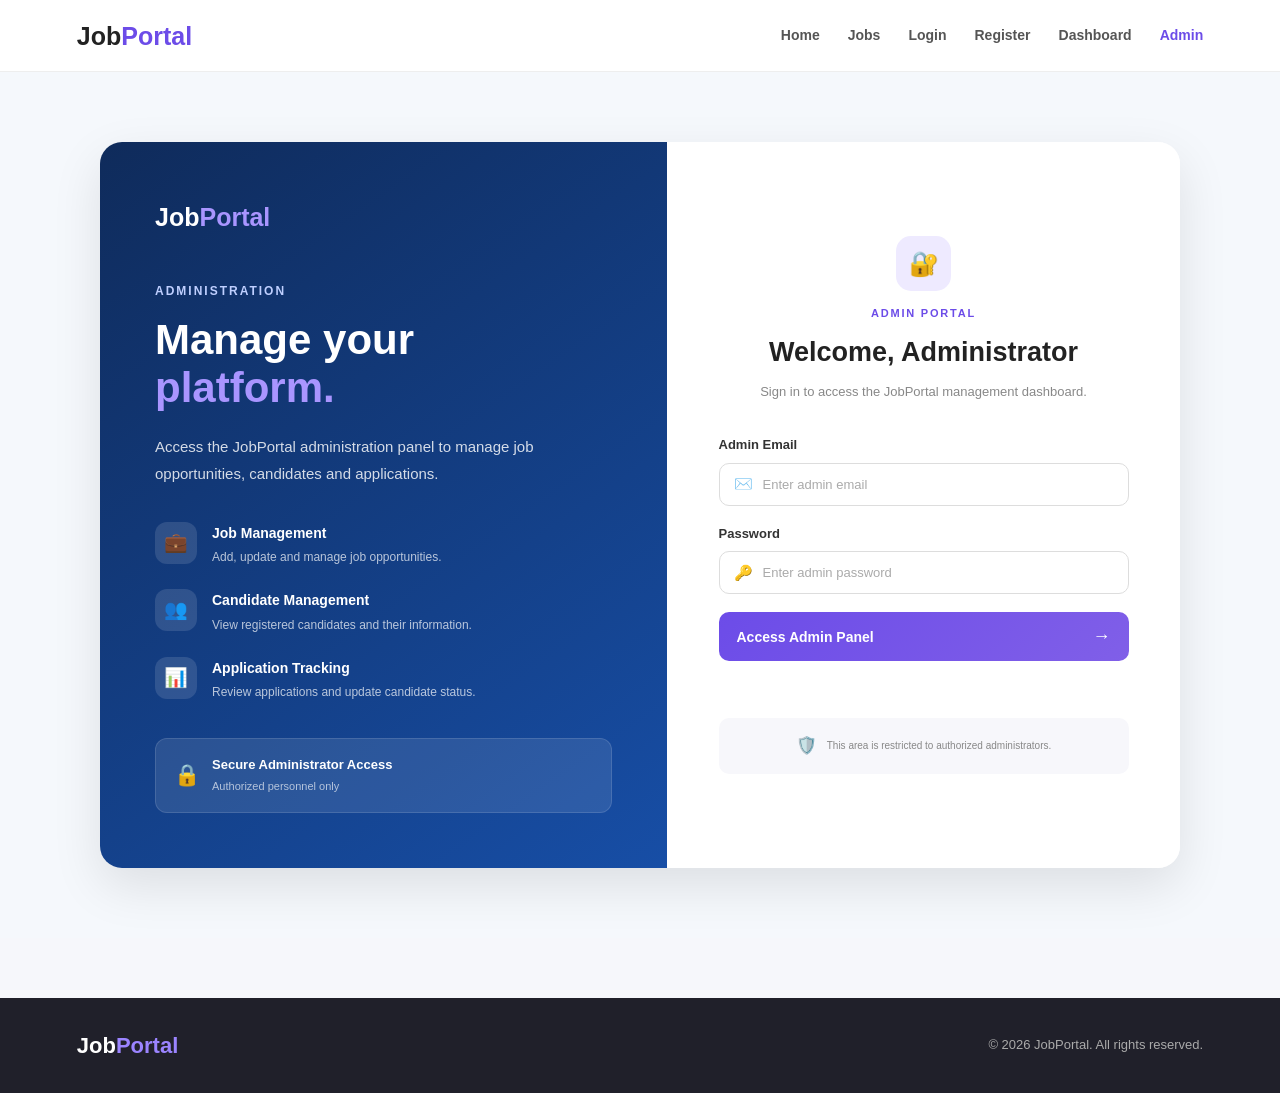
<file: src/main/resources/static/admin.html>
<!DOCTYPE html>
<html lang="en">

<head>
    <meta charset="UTF-8">
    <meta name="viewport" content="width=device-width, initial-scale=1.0">

    <title>Admin Login | JobPortal</title>

    <link rel="stylesheet" href="style.css">
</head>

<body>

    <!-- ================= NAVBAR ================= -->

    <nav class="navbar">

        <div class="logo">
            Job<span>Portal</span>
        </div>

        <div class="nav-links">

            <a href="index.html">Home</a>

            <a href="jobs.html">Jobs</a>

            <a href="login.html">Login</a>

            <a href="register.html">Register</a>

            <a href="dashboard.html">Dashboard</a>

            <a href="admin.html" class="active">Admin</a>

        </div>

    </nav>


    <!-- ================= ADMIN PAGE ================= -->

    <main class="admin-page">

        <div class="admin-container">


            <!-- ================= LEFT SIDE ================= -->

            <section class="admin-info">

                <div class="admin-brand">
                    Job<span>Portal</span>
                </div>

                <span class="admin-label">
                    ADMINISTRATION
                </span>

                <h1>
                    Manage your
                    <span>platform.</span>
                </h1>

                <p>
                    Access the JobPortal administration panel
                    to manage job opportunities, candidates
                    and applications.
                </p>


                <!-- ADMIN FEATURES -->

                <div class="admin-features">

                    <div class="admin-feature">

                        <div class="admin-feature-icon">
                            💼
                        </div>

                        <div>

                            <strong>
                                Job Management
                            </strong>

                            <span>
                                Add, update and manage
                                job opportunities.
                            </span>

                        </div>

                    </div>


                    <div class="admin-feature">

                        <div class="admin-feature-icon">
                            👥
                        </div>

                        <div>

                            <strong>
                                Candidate Management
                            </strong>

                            <span>
                                View registered candidates
                                and their information.
                            </span>

                        </div>

                    </div>


                    <div class="admin-feature">

                        <div class="admin-feature-icon">
                            📊
                        </div>

                        <div>

                            <strong>
                                Application Tracking
                            </strong>

                            <span>
                                Review applications and
                                update candidate status.
                            </span>

                        </div>

                    </div>

                </div>


                <!-- SECURITY BOX -->

                <div class="admin-security">

                    <span>
                        🔒
                    </span>

                    <div>

                        <strong>
                            Secure Administrator Access
                        </strong>

                        <p>
                            Authorized personnel only
                        </p>

                    </div>

                </div>

            </section>


            <!-- ================= RIGHT SIDE ================= -->

            <section class="admin-form-section">

                <div class="admin-form-card">


                    <!-- HEADER -->

                    <div class="admin-form-header">

                        <div class="admin-login-icon">
                            🔐
                        </div>

                        <span class="admin-small-label">
                            ADMIN PORTAL
                        </span>

                        <h2>
                            Welcome, Administrator
                        </h2>

                        <p>
                            Sign in to access the
                            JobPortal management dashboard.
                        </p>

                    </div>


                    <!-- LOGIN FORM -->

                    <form id="adminLoginForm">


                        <!-- EMAIL -->

                        <div class="form-group">

                            <label for="adminEmail">
                                Admin Email
                            </label>

                            <div class="input-with-icon">

                                <span>
                                    ✉️
                                </span>

                                <input
                                    type="email"
                                    id="adminEmail"
                                    placeholder="Enter admin email"
                                    required
                                >

                            </div>

                        </div>


                        <!-- PASSWORD -->

                        <div class="form-group">

                            <label for="adminPassword">
                                Password
                            </label>

                            <div class="input-with-icon">

                                <span>
                                    🔑
                                </span>

                                <input
                                    type="password"
                                    id="adminPassword"
                                    placeholder="Enter admin password"
                                    required
                                >

                            </div>

                        </div>


                        <!-- LOGIN BUTTON -->

                        <button
                            type="submit"
                            class="admin-login-button"
                        >

                            Access Admin Panel

                            <span>
                                →
                            </span>

                        </button>


                        <!-- MESSAGE -->

                        <p
                            id="adminLoginMessage"
                            class="auth-message"
                        ></p>

                    </form>


                    <!-- SECURITY NOTICE -->

                    <div class="admin-login-footer">

                        <span>
                            🛡️
                        </span>

                        <p>
                            This area is restricted to
                            authorized administrators.
                        </p>

                    </div>

                </div>

            </section>

        </div>

    </main>


    <!-- ================= FOOTER ================= -->

    <footer class="simple-footer">

        <div class="simple-footer-inner">

            <div class="footer-logo">
                Job<span>Portal</span>
            </div>

            <p>
                © 2026 JobPortal. All rights reserved.
            </p>

        </div>

    </footer>


    <script src="script.js"></script>

</body>

</html>
</file>
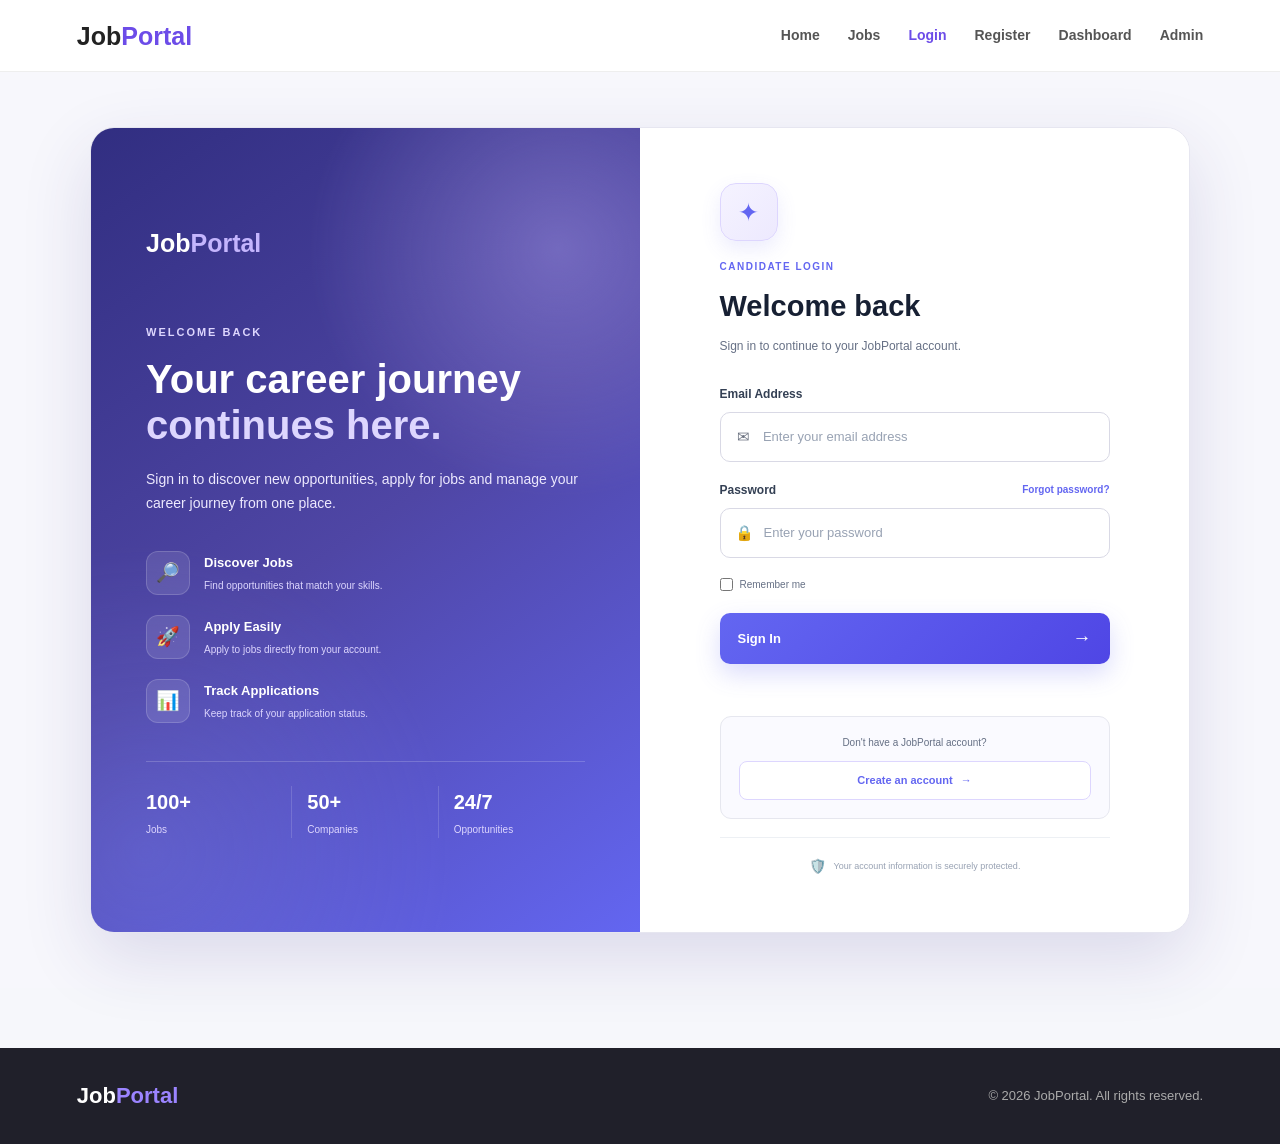
<file: src/main/resources/static/dashboard.html>
<!DOCTYPE html>
<html lang="en">

<head>

    <meta charset="UTF-8">

    <meta name="viewport" content="width=device-width, initial-scale=1.0">

    <title>Dashboard | JobPortal</title>

    <link rel="stylesheet" href="style.css">

</head>

<body>


    <!-- ================= NAVBAR ================= -->

    <nav class="navbar">

        <div class="logo">
            Job<span>Portal</span>
        </div>

        <div class="nav-links">

            <a href="index.html">
                Home
            </a>

            <a href="jobs.html">
                Jobs
            </a>

            <a href="login.html">
                Login
            </a>

            <a href="register.html">
                Register
            </a>

            <a href="dashboard.html" class="active">
                Dashboard
            </a>

            <a href="admin.html">
                Admin
            </a>

        </div>

    </nav>


    <!-- ================= DASHBOARD HEADER ================= -->

    <section class="dashboard-header">

        <div class="dashboard-header-content">

            <span class="section-label">
                MY ACCOUNT
            </span>

            <h1>
                Welcome to Your Dashboard
            </h1>

            <p>
                Manage your profile, applications and saved jobs
                from one place.
            </p>

        </div>

    </section>


    <!-- ================= DASHBOARD ================= -->

    <main class="dashboard-main">


        <!-- PROFILE CARD -->

        <section class="dashboard-card profile-card">

            <div class="dashboard-card-header">

                <div class="dashboard-icon">
                    👤
                </div>

                <div>

                    <h2>
                        My Profile
                    </h2>

                    <p>
                        Your account information
                    </p>

                </div>

            </div>


            <div class="profile-details">

                <div class="profile-item">

                    <span>
                        Name
                    </span>

                    <strong id="dashboardName">
                        Guest User
                    </strong>

                </div>


                <div class="profile-item">

                    <span>
                        Email
                    </span>

                    <strong id="dashboardEmail">
                        Not logged in
                    </strong>

                </div>

            </div>


            <button
                type="button"
                class="dashboard-button"
                id="logoutButton"
            >
                Logout
            </button>

        </section>


        <!-- APPLICATIONS CARD -->

        <section class="dashboard-card">

            <div class="dashboard-card-header">

                <div class="dashboard-icon">
                    📋
                </div>

                <div>

                    <h2>
                        My Applications
                    </h2>

                    <p>
                        Track your job applications
                    </p>

                </div>

            </div>


            <div id="myApplications">

                <p class="dashboard-empty">
                    Login and apply for jobs to see your applications here.
                </p>

            </div>

        </section>


        <!-- SAVED JOBS CARD -->

        <section class="dashboard-card">

            <div class="dashboard-card-header">

                <div class="dashboard-icon">
                    ⭐
                </div>

                <div>

                    <h2>
                        Saved Jobs
                    </h2>

                    <p>
                        Jobs you saved for later
                    </p>

                </div>

            </div>


            <div id="savedJobs">

                <p class="dashboard-empty">
                    Your saved jobs will appear here.
                </p>

            </div>

        </section>


        <!-- QUICK ACTIONS -->

        <section class="dashboard-card quick-actions">

            <div class="dashboard-card-header">

                <div class="dashboard-icon">
                    🚀
                </div>

                <div>

                    <h2>
                        Quick Actions
                    </h2>

                    <p>
                        Continue your job search
                    </p>

                </div>

            </div>


            <div class="quick-action-buttons">

                <a
                    href="jobs.html"
                    class="dashboard-action"
                >
                    🔍 Browse Jobs
                </a>


                <a
                    href="register.html"
                    class="dashboard-action"
                >
                    👤 Update Profile
                </a>

            </div>

        </section>


    </main>


    <!-- ================= FOOTER ================= -->

    <footer class="simple-footer">

        <div class="simple-footer-inner">

            <div class="footer-logo">
                Job<span>Portal</span>
            </div>

            <p>
                © 2026 JobPortal. All rights reserved.
            </p>

        </div>

    </footer>


    <!-- ================= JAVASCRIPT ================= -->

    <script src="script.js"></script>

</body>

</html>
</file>
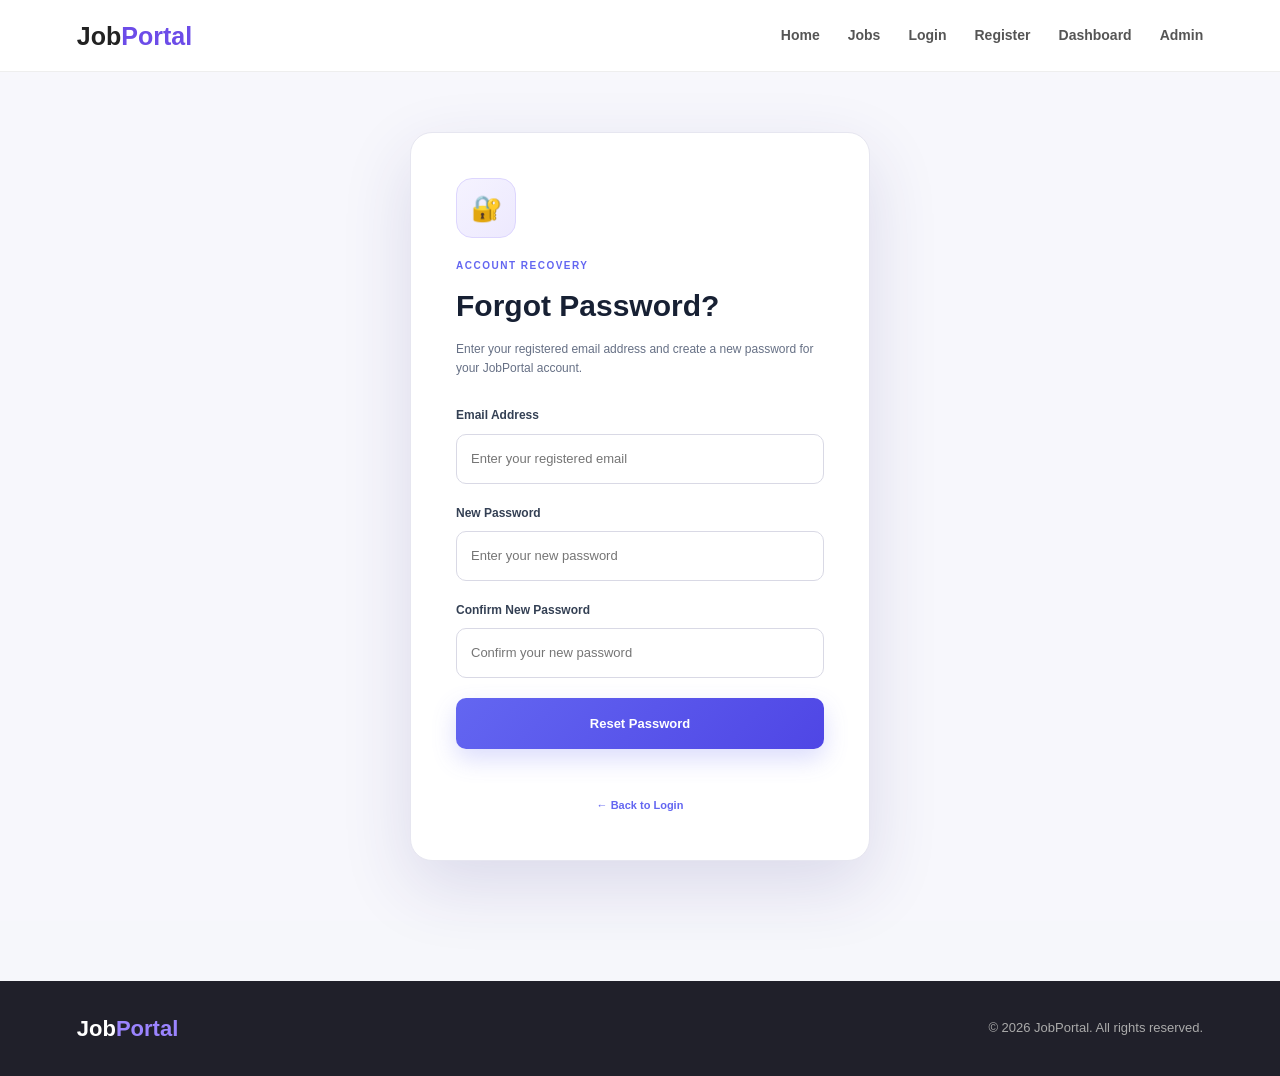
<file: src/main/resources/static/forgot-password.html>
<!DOCTYPE html>
<html lang="en">

<head>

    <meta charset="UTF-8">
    <meta name="viewport" content="width=device-width, initial-scale=1.0">

    <title>Forgot Password | JobPortal</title>

    <link rel="stylesheet" href="style.css">

    <style>

        .forgot-page {

            min-height: calc(100vh - 72px);

            padding: 60px 7%;

            display: flex;

            align-items: center;

            justify-content: center;

            background: #f7f7fc;

            box-sizing: border-box;

        }


        .forgot-card {

            width: 100%;

            max-width: 460px;

            padding: 45px;

            background: white;

            border: 1px solid #e6e6f0;

            border-radius: 22px;

            box-shadow:
                0 25px 70px rgba(49, 46, 129, 0.14);

            box-sizing: border-box;

        }


        .forgot-icon {

            width: 60px;

            height: 60px;

            margin-bottom: 20px;

            display: flex;

            align-items: center;

            justify-content: center;

            border-radius: 16px;

            background: linear-gradient(
                135deg,
                #f5f3ff,
                #ede9fe
            );

            border: 1px solid #ddd6fe;

            color: #6366f1;

            font-size: 25px;

        }


        .forgot-label {

            display: block;

            margin-bottom: 8px;

            color: #6366f1;

            font-size: 10px;

            font-weight: 800;

            letter-spacing: 1.5px;

        }


        .forgot-card h1 {

            margin: 0 0 10px;

            color: #172033;

            font-size: 30px;

        }


        .forgot-card > p {

            margin: 0 0 28px;

            color: #667085;

            font-size: 12px;

            line-height: 1.6;

        }


        .forgot-form-group {

            margin-bottom: 20px;

        }


        .forgot-form-group label {

            display: block;

            margin-bottom: 8px;

            color: #344054;

            font-size: 12px;

            font-weight: 700;

        }


        .forgot-input {

            width: 100%;

            height: 50px;

            padding: 0 14px;

            border: 1px solid #d9d9e5;

            border-radius: 10px;

            outline: none;

            box-sizing: border-box;

            color: #172033;

            font-size: 13px;

        }


        .forgot-input:focus {

            border-color: #6366f1;

            box-shadow:
                0 0 0 4px rgba(99,102,241,0.09);

        }


        .forgot-button {

            width: 100%;

            height: 51px;

            border: none;

            border-radius: 10px;

            background: linear-gradient(
                135deg,
                #6366f1,
                #4f46e5
            );

            color: white;

            font-size: 13px;

            font-weight: 700;

            cursor: pointer;

            box-shadow:
                0 10px 24px rgba(99,102,241,0.23);

        }


        .forgot-button:hover {

            transform: translateY(-2px);

        }


        .forgot-message {

            min-height: 20px;

            margin: 15px 0;

            text-align: center;

            font-size: 11px;

        }


        .back-login {

            display: block;

            margin-top: 20px;

            text-align: center;

            color: #6366f1;

            font-size: 11px;

            font-weight: 700;

            text-decoration: none;

        }


        .back-login:hover {

            color: #4f46e5;

        }


        @media (max-width: 600px) {

            .forgot-page {

                padding: 30px 5%;

            }

            .forgot-card {

                padding: 30px 22px;

            }

        }

    </style>

</head>


<body>


    <!-- NAVBAR -->

    <nav class="navbar">

        <div class="logo">

            Job<span>Portal</span>

        </div>


        <div class="nav-links">

            <a href="index.html">
                Home
            </a>

            <a href="jobs.html">
                Jobs
            </a>

            <a href="login.html">
                Login
            </a>

            <a href="register.html">
                Register
            </a>

            <a href="dashboard.html">
                Dashboard
            </a>

            <a href="admin.html">
                Admin
            </a>

        </div>

    </nav>


    <!-- FORGOT PASSWORD -->

    <main class="forgot-page">

        <div class="forgot-card">


            <div class="forgot-icon">

                🔐

            </div>


            <span class="forgot-label">

                ACCOUNT RECOVERY

            </span>


            <h1>

                Forgot Password?

            </h1>


            <p>

                Enter your registered email address
                and create a new password for your
                JobPortal account.

            </p>


            <form id="forgotPasswordForm">


                <div class="forgot-form-group">

                    <label for="forgotEmail">

                        Email Address

                    </label>


                    <input

                        type="email"

                        id="forgotEmail"

                        class="forgot-input"

                        placeholder="Enter your registered email"

                        required

                    >

                </div>


                <div class="forgot-form-group">

                    <label for="newPassword">

                        New Password

                    </label>


                    <input

                        type="password"

                        id="newPassword"

                        class="forgot-input"

                        placeholder="Enter your new password"

                        minlength="6"

                        required

                    >

                </div>


                <div class="forgot-form-group">

                    <label for="confirmPassword">

                        Confirm New Password

                    </label>


                    <input

                        type="password"

                        id="confirmPassword"

                        class="forgot-input"

                        placeholder="Confirm your new password"

                        minlength="6"

                        required

                    >

                </div>


                <button

                    type="submit"

                    class="forgot-button"

                >

                    Reset Password

                </button>


            </form>


            <p

                id="forgotPasswordMessage"

                class="forgot-message"

            ></p>


            <a

                href="login.html"

                class="back-login"

            >

                ← Back to Login

            </a>


        </div>

    </main>


    <!-- FOOTER -->

    <footer class="simple-footer">

        <div class="simple-footer-inner">

            <div class="footer-logo">

                Job<span>Portal</span>

            </div>


            <p>

                © 2026 JobPortal. All rights reserved.

            </p>

        </div>

    </footer>


    <script src="script.js"></script>

</body>

</html>
</file>
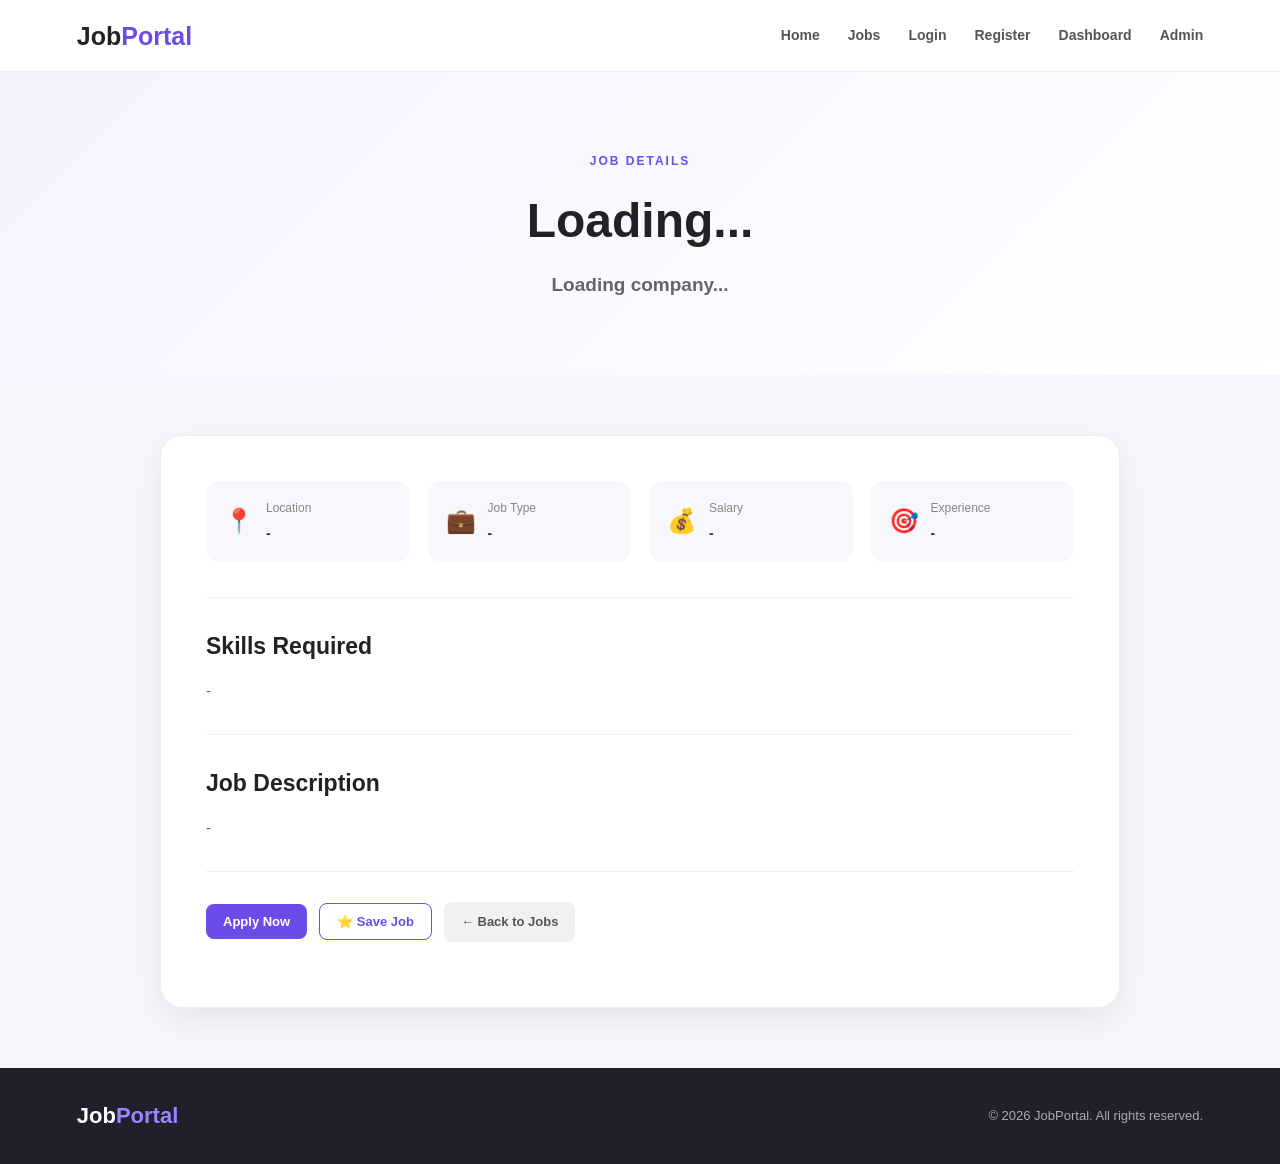
<file: src/main/resources/static/job-details.html>
<!DOCTYPE html>
<html lang="en">

<head>

    <meta charset="UTF-8">

    <meta name="viewport" content="width=device-width, initial-scale=1.0">

    <title>Job Details | JobPortal</title>

    <link rel="stylesheet" href="style.css">

</head>

<body>


    <!-- ================= NAVBAR ================= -->

    <nav class="navbar">

        <div class="logo">
            Job<span>Portal</span>
        </div>

        <div class="nav-links">

            <a href="index.html">
                Home
            </a>

            <a href="jobs.html">
                Jobs
            </a>

            <a href="login.html">
                Login
            </a>

            <a href="register.html">
                Register
            </a>

            <a href="dashboard.html">
                Dashboard
            </a>

            <a href="admin.html">
                Admin
            </a>

        </div>

    </nav>


    <!-- ================= JOB DETAILS HEADER ================= -->

    <section class="job-details-header">

        <div class="job-details-header-content">

            <span class="section-label">
                JOB DETAILS
            </span>

            <h1 id="detailJobTitle">
                Loading...
            </h1>

            <p id="detailCompany">
                Loading company...
            </p>

        </div>

    </section>


    <!-- ================= JOB DETAILS ================= -->

    <main class="job-details-main">


        <section class="job-details-card">


            <!-- JOB INFORMATION -->

            <div class="job-detail-info">

                <div class="job-detail-item">

                    <span class="detail-icon">
                        📍
                    </span>

                    <div>

                        <small>
                            Location
                        </small>

                        <strong id="detailLocation">
                            -
                        </strong>

                    </div>

                </div>


                <div class="job-detail-item">

                    <span class="detail-icon">
                        💼
                    </span>

                    <div>

                        <small>
                            Job Type
                        </small>

                        <strong id="detailJobType">
                            -
                        </strong>

                    </div>

                </div>


                <div class="job-detail-item">

                    <span class="detail-icon">
                        💰
                    </span>

                    <div>

                        <small>
                            Salary
                        </small>

                        <strong id="detailSalary">
                            -
                        </strong>

                    </div>

                </div>


                <div class="job-detail-item">

                    <span class="detail-icon">
                        🎯
                    </span>

                    <div>

                        <small>
                            Experience
                        </small>

                        <strong id="detailExperience">
                            -
                        </strong>

                    </div>

                </div>

            </div>


            <!-- SKILLS -->

            <div class="job-detail-section">

                <h2>
                    Skills Required
                </h2>

                <p id="detailSkills">
                    -
                </p>

            </div>


            <!-- DESCRIPTION -->

            <div class="job-detail-section">

                <h2>
                    Job Description
                </h2>

                <p id="detailDescription">
                    -
                </p>

            </div>


            <!-- ACTION BUTTONS -->

            <div class="job-detail-actions">

                <button
                    type="button"
                    id="detailApplyButton"
                    class="apply-job-button"
                >
                    Apply Now
                </button>


                <button
                    type="button"
                    id="detailSaveButton"
                    class="save-job-button"
                >
                    ⭐ Save Job
                </button>


                <a
                    href="jobs.html"
                    class="back-jobs-button"
                >
                    ← Back to Jobs
                </a>

            </div>


            <p
                id="detailMessage"
                class="detail-message"
            ></p>


        </section>

    </main>


    <!-- ================= FOOTER ================= -->

    <footer class="simple-footer">

        <div class="simple-footer-inner">

            <div class="footer-logo">
                Job<span>Portal</span>
            </div>

            <p>
                © 2026 JobPortal. All rights reserved.
            </p>

        </div>

    </footer>


    <!-- ================= JAVASCRIPT ================= -->

    <script src="script.js"></script>

</body>

</html>
</file>
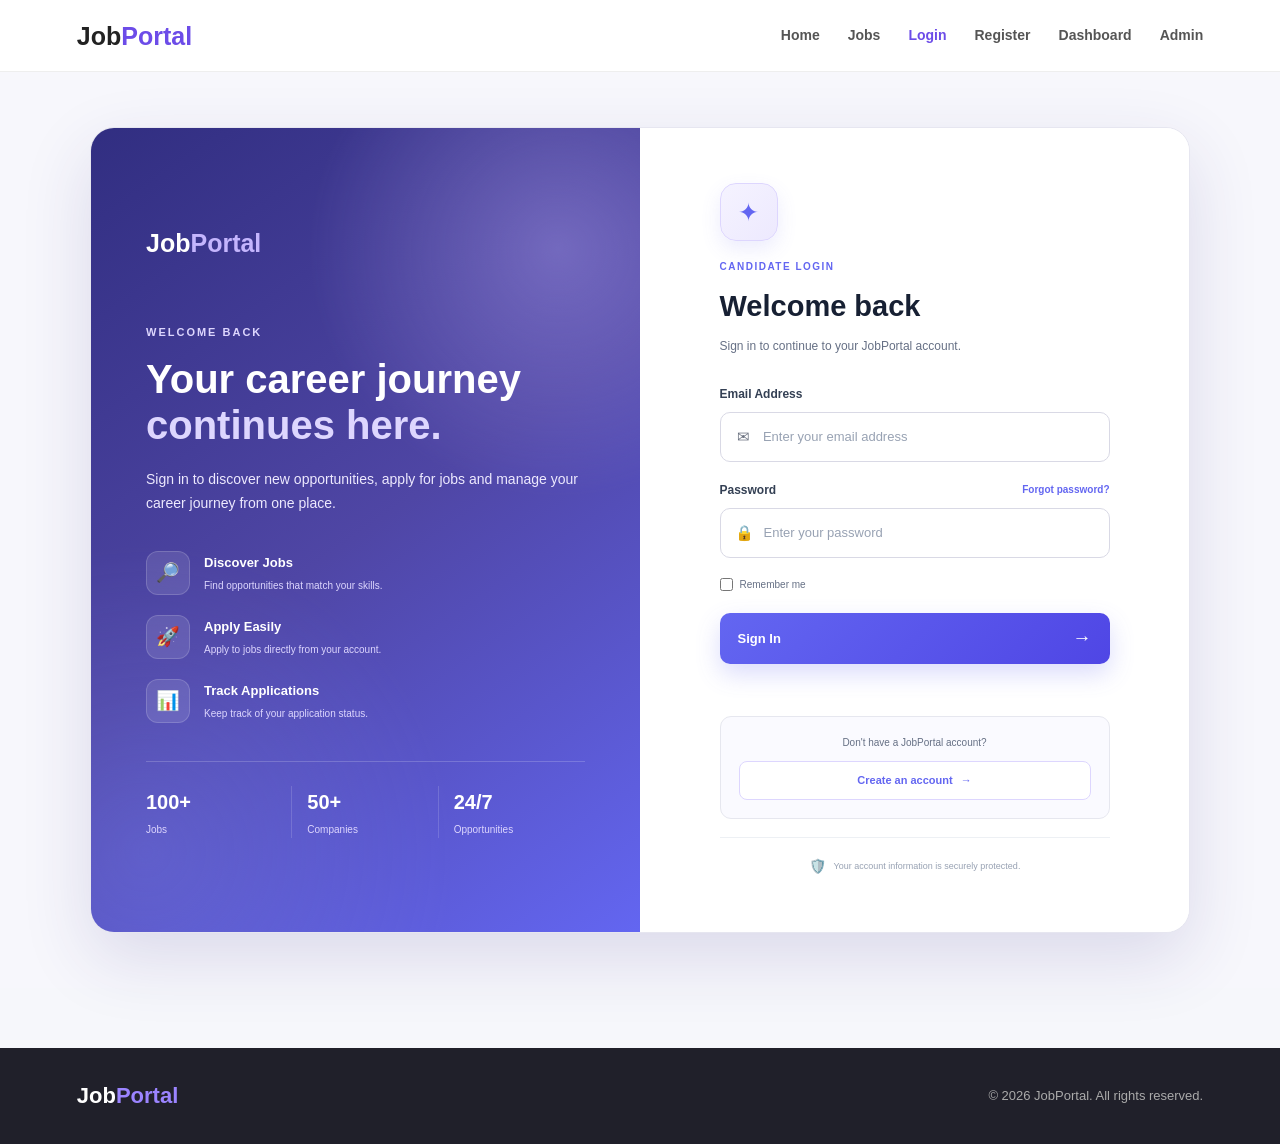
<file: src/main/resources/static/login.html>
<!DOCTYPE html>
<html lang="en">

<head>

    <meta charset="UTF-8">
    <meta name="viewport" content="width=device-width, initial-scale=1.0">

    <title>Sign In | JobPortal</title>

    <link rel="stylesheet" href="style.css">

    <style>

        /* =================================================
           LOGIN PAGE
           ================================================= */

        .login-page {
            min-height: calc(100vh - 72px);
            padding: 55px 7%;
            display: flex;
            align-items: center;
            background: #f7f7fc;
            box-sizing: border-box;
        }

        .login-container {
            width: 100%;
            max-width: 1100px;
            min-height: 600px;
            margin: auto;

            display: grid;
            grid-template-columns: 1fr 1fr;

            overflow: hidden;

            background: #ffffff;

            border-radius: 24px;

            border: 1px solid #e6e6f0;

            box-shadow:
                0 25px 70px rgba(49, 46, 129, 0.14);
        }


        /* =================================================
           LEFT SIDE
           ================================================= */

        .login-left {
            position: relative;

            padding: 55px;

            display: flex;
            align-items: center;

            background:
                radial-gradient(
                    circle at 85% 15%,
                    rgba(196, 181, 253, 0.35),
                    transparent 30%
                ),

                radial-gradient(
                    circle at 10% 90%,
                    rgba(129, 140, 248, 0.25),
                    transparent 35%
                ),

                linear-gradient(
                    145deg,
                    #312e81,
                    #4f46a5,
                    #6366f1
                );

            color: white;
        }

        .login-left-content {
            width: 100%;
        }


        /* BRAND */

        .login-brand {
            margin-bottom: 55px;

            font-size: 25px;
            font-weight: 800;

            color: white;
        }

        .login-brand span {
            color: #c4b5fd;
        }


        /* LABEL */

        .login-label {
            display: inline-block;

            margin-bottom: 15px;

            color: #ddd6fe;

            font-size: 11px;
            font-weight: 800;

            letter-spacing: 2px;
        }


        /* HEADING */

        .login-left h1 {
            max-width: 480px;

            margin: 0 0 20px;

            color: white;

            font-size: 40px;
            line-height: 1.15;
        }

        .login-left h1 span {
            display: block;

            color: #ddd6fe;
        }


        /* DESCRIPTION */

        .login-left-content > p {
            max-width: 470px;

            margin: 0;

            color: #ede9fe;

            font-size: 14px;

            line-height: 1.7;
        }


        /* =================================================
           BENEFITS
           ================================================= */

        .login-benefits {
            margin-top: 35px;

            display: flex;
            flex-direction: column;

            gap: 20px;
        }

        .login-benefit {
            display: flex;
            align-items: center;

            gap: 14px;
        }

        .login-benefit-icon {
            width: 44px;
            height: 44px;

            flex-shrink: 0;

            display: flex;
            align-items: center;
            justify-content: center;

            border-radius: 12px;

            background: rgba(255,255,255,0.11);

            border: 1px solid rgba(255,255,255,0.16);

            font-size: 19px;
        }

        .login-benefit strong {
            display: block;

            margin-bottom: 4px;

            color: white;

            font-size: 13px;
        }

        .login-benefit span {
            display: block;

            color: #ddd6fe;

            font-size: 10px;

            line-height: 1.5;
        }


        /* =================================================
           STATS
           ================================================= */

        .login-stats {
            max-width: 470px;

            margin-top: 38px;

            padding-top: 24px;

            display: grid;

            grid-template-columns:
                repeat(3, 1fr);

            border-top:
                1px solid rgba(255,255,255,0.18);
        }

        .login-stats div {
            padding-left: 15px;

            border-right:
                1px solid rgba(255,255,255,0.15);
        }

        .login-stats div:first-child {
            padding-left: 0;
        }

        .login-stats div:last-child {
            border-right: none;
        }

        .login-stats strong {
            display: block;

            color: white;

            font-size: 20px;
        }

        .login-stats span {
            display: block;

            margin-top: 4px;

            color: #ddd6fe;

            font-size: 10px;
        }


        /* =================================================
           RIGHT SIDE
           ================================================= */

        .login-right {
            padding: 55px;

            display: flex;

            align-items: center;
            justify-content: center;

            background: #ffffff;
        }

        .login-card {
            width: 100%;

            max-width: 390px;
        }


        /* =================================================
           LOGIN HEADER
           ================================================= */

        .login-header {
            margin-bottom: 28px;
        }

        .login-icon {
            width: 58px;
            height: 58px;

            margin-bottom: 18px;

            display: flex;
            align-items: center;
            justify-content: center;

            border-radius: 16px;

            background:
                linear-gradient(
                    135deg,
                    #f5f3ff,
                    #ede9fe
                );

            border: 1px solid #ddd6fe;

            color: #6366f1;

            font-size: 25px;

            box-shadow:
                0 8px 20px
                rgba(99,102,241,0.12);
        }

        .login-small-label {
            display: block;

            margin-bottom: 8px;

            color: #6366f1;

            font-size: 10px;
            font-weight: 800;

            letter-spacing: 1.5px;
        }

        .login-header h2 {
            margin: 0 0 8px;

            color: #172033;

            font-size: 29px;
        }

        .login-header p {
            margin: 0;

            color: #667085;

            font-size: 12px;

            line-height: 1.6;
        }


        /* =================================================
           FORM
           ================================================= */

        .login-form-group {
            margin-bottom: 19px;
        }

        .login-form-group label {
            display: block;

            margin-bottom: 8px;

            color: #344054;

            font-size: 12px;
            font-weight: 700;
        }

        .login-input {
            height: 50px;

            padding: 0 14px;

            display: flex;
            align-items: center;

            gap: 10px;

            border: 1px solid #d9d9e5;

            border-radius: 10px;

            background: white;

            box-sizing: border-box;

            transition: 0.2s;
        }

        .login-input:focus-within {
            border-color: #6366f1;

            box-shadow:
                0 0 0 4px
                rgba(99,102,241,0.09);
        }

        .login-input > span {
            width: 20px;

            color: #6b7280;

            text-align: center;

            font-size: 15px;
        }

        .login-input input {
            width: 100%;
            height: 100%;

            border: none;

            outline: none;

            background: transparent;

            color: #172033;

            font-size: 13px;
        }

        .login-input input::placeholder {
            color: #98a2b3;
        }


        /* =================================================
           PASSWORD
           ================================================= */

        .password-label {
            display: flex;

            align-items: center;

            justify-content: space-between;
        }

        .password-label a {
            margin-bottom: 8px;

            color: #6366f1;

            font-size: 10px;

            font-weight: 700;

            text-decoration: none;
        }

        .password-label a:hover {
            color: #4f46e5;
        }


        /* =================================================
           REMEMBER ME
           ================================================= */

        .login-options {
            margin: 3px 0 20px;
        }

        .login-options label {
            display: flex;

            align-items: center;

            gap: 7px;

            color: #667085;

            font-size: 10px;

            cursor: pointer;
        }

        .login-options input {
            accent-color: #6366f1;
        }


        /* =================================================
           LOGIN BUTTON
           ================================================= */

        .login-button {
            width: 100%;
            height: 51px;

            padding: 0 18px;

            display: flex;

            align-items: center;

            justify-content: space-between;

            border: none;

            border-radius: 10px;

            background:
                linear-gradient(
                    135deg,
                    #6366f1,
                    #4f46e5
                );

            color: white;

            font-size: 13px;

            font-weight: 700;

            cursor: pointer;

            box-shadow:
                0 10px 24px
                rgba(99,102,241,0.23);

            transition: 0.2s;
        }

        .login-button:hover {
            transform: translateY(-2px);

            box-shadow:
                0 14px 30px
                rgba(99,102,241,0.30);
        }

        .login-button b {
            font-size: 19px;

            font-weight: 400;
        }


        /* =================================================
           MESSAGE
           ================================================= */

        .login-message {
            min-height: 20px;

            margin: 10px 0;

            text-align: center;

            font-size: 11px;
        }


        /* =================================================
           CREATE ACCOUNT
           ================================================= */

        .login-register-box {
            margin-top: 22px;

            padding: 18px;

            text-align: center;

            border:
                1px solid #e6e7ef;

            border-radius: 11px;

            background: #fafaff;
        }

        .login-register-box p {
            margin: 0 0 10px;

            color: #667085;

            font-size: 10px;
        }

        .create-account-button {
            height: 39px;

            display: flex;

            align-items: center;

            justify-content: center;

            gap: 8px;

            border:
                1px solid #ddd6fe;

            border-radius: 8px;

            background: white;

            color: #6366f1;

            font-size: 11px;

            font-weight: 700;

            text-decoration: none;

            transition: 0.2s;
        }

        .create-account-button:hover {
            background: #f5f3ff;

            border-color: #c4b5fd;
        }


        /* =================================================
           SECURITY
           ================================================= */

        .login-security {
            margin-top: 18px;

            padding-top: 17px;

            display: flex;

            align-items: center;

            justify-content: center;

            gap: 8px;

            border-top:
                1px solid #edf0f4;
        }

        .login-security span {
            font-size: 14px;
        }

        .login-security p {
            margin: 0;

            color: #98a2b3;

            font-size: 9px;
        }


        /* =================================================
           RESPONSIVE
           ================================================= */

        @media (max-width: 900px) {

            .login-container {
                grid-template-columns: 1fr;
            }

            .login-left {
                padding: 45px;
            }

            .login-right {
                padding: 45px;
            }

        }


        @media (max-width: 600px) {

            .login-page {
                padding: 25px 5%;
            }

            .login-left {
                padding: 35px 25px;
            }

            .login-right {
                padding: 35px 22px;
            }

            .login-left h1 {
                font-size: 31px;
            }

        }

    </style>

</head>


<body>


    <!-- ================= NAVBAR ================= -->

    <nav class="navbar">

        <div class="logo">
            Job<span>Portal</span>
        </div>

        <div class="nav-links">

            <a href="index.html">
                Home
            </a>

            <a href="jobs.html">
                Jobs
            </a>

            <a href="login.html" class="active">
                Login
            </a>

            <a href="register.html">
                Register
            </a>

            <a href="dashboard.html">
                Dashboard
            </a>

            <a href="admin.html">
                Admin
            </a>

        </div>

    </nav>


    <!-- ================= LOGIN PAGE ================= -->

    <main class="login-page">

        <div class="login-container">


            <!-- ================= LEFT PANEL ================= -->

            <section class="login-left">

                <div class="login-left-content">


                    <div class="login-brand">
                        Job<span>Portal</span>
                    </div>


                    <span class="login-label">
                        WELCOME BACK
                    </span>


                    <h1>

                        Your career journey

                        <span>
                            continues here.
                        </span>

                    </h1>


                    <p>

                        Sign in to discover new opportunities,
                        apply for jobs and manage your career
                        journey from one place.

                    </p>


                    <!-- BENEFITS -->

                    <div class="login-benefits">


                        <div class="login-benefit">

                            <div class="login-benefit-icon">
                                🔎
                            </div>

                            <div>

                                <strong>
                                    Discover Jobs
                                </strong>

                                <span>
                                    Find opportunities that
                                    match your skills.
                                </span>

                            </div>

                        </div>


                        <div class="login-benefit">

                            <div class="login-benefit-icon">
                                🚀
                            </div>

                            <div>

                                <strong>
                                    Apply Easily
                                </strong>

                                <span>
                                    Apply to jobs directly
                                    from your account.
                                </span>

                            </div>

                        </div>


                        <div class="login-benefit">

                            <div class="login-benefit-icon">
                                📊
                            </div>

                            <div>

                                <strong>
                                    Track Applications
                                </strong>

                                <span>
                                    Keep track of your
                                    application status.
                                </span>

                            </div>

                        </div>


                    </div>


                    <!-- STATS -->

                    <div class="login-stats">


                        <div>

                            <strong>
                                100+
                            </strong>

                            <span>
                                Jobs
                            </span>

                        </div>


                        <div>

                            <strong>
                                50+
                            </strong>

                            <span>
                                Companies
                            </span>

                        </div>


                        <div>

                            <strong>
                                24/7
                            </strong>

                            <span>
                                Opportunities
                            </span>

                        </div>


                    </div>


                </div>

            </section>


            <!-- ================= RIGHT LOGIN ================= -->

            <section class="login-right">

                <div class="login-card">


                    <!-- HEADER -->

                    <div class="login-header">

                        <div class="login-icon">
                            ✦
                        </div>

                        <span class="login-small-label">
                            CANDIDATE LOGIN
                        </span>

                        <h2>
                            Welcome back
                        </h2>

                        <p>
                            Sign in to continue to your
                            JobPortal account.
                        </p>

                    </div>


                    <!-- FORM -->

                    <form id="loginForm">


                        <!-- EMAIL -->

                        <div class="login-form-group">

                            <label for="loginEmail">
                                Email Address
                            </label>

                            <div class="login-input">

                                <span>
                                    ✉
                                </span>

                                <input
                                    type="email"
                                    id="loginEmail"
                                    placeholder="Enter your email address"
                                    required
                                >

                            </div>

                        </div>


                        <!-- PASSWORD -->

                        <div class="login-form-group">

                            <div class="password-label">

                                <label for="loginPassword">
                                    Password
                                </label>

                                <a href="forgot-password.html">
                                    Forgot password?
                                </a>

                            </div>


                            <div class="login-input">

                                <span>
                                    🔒
                                </span>

                                <input
                                    type="password"
                                    id="loginPassword"
                                    placeholder="Enter your password"
                                    required
                                >

                            </div>

                        </div>


                        <!-- REMEMBER -->

                        <div class="login-options">

                            <label>

                                <input
                                    type="checkbox"
                                >

                                <span>
                                    Remember me
                                </span>

                            </label>

                        </div>


                        <!-- BUTTON -->

                        <button
                            type="submit"
                            class="login-button"
                        >

                            <span>
                                Sign In
                            </span>

                            <b>
                                →
                            </b>

                        </button>


                    </form>


                    <!-- MESSAGE -->

                    <p
                        id="loginMessage"
                        class="login-message"
                    ></p>


                    <!-- REGISTER -->

                    <div class="login-register-box">

                        <p>
                            Don't have a JobPortal account?
                        </p>

                        <a
                            href="register.html"
                            class="create-account-button"
                        >

                            Create an account

                            <span>
                                →
                            </span>

                        </a>

                    </div>


                    <!-- SECURITY -->

                    <div class="login-security">

                        <span>
                            🛡️
                        </span>

                        <p>
                            Your account information is
                            securely protected.
                        </p>

                    </div>


                </div>

            </section>


        </div>

    </main>


    <!-- ================= FOOTER ================= -->

    <footer class="simple-footer">

        <div class="simple-footer-inner">

            <div class="footer-logo">
                Job<span>Portal</span>
            </div>

            <p>
                © 2026 JobPortal. All rights reserved.
            </p>

        </div>

    </footer>


    <script src="script.js"></script>

</body>

</html>
</file>
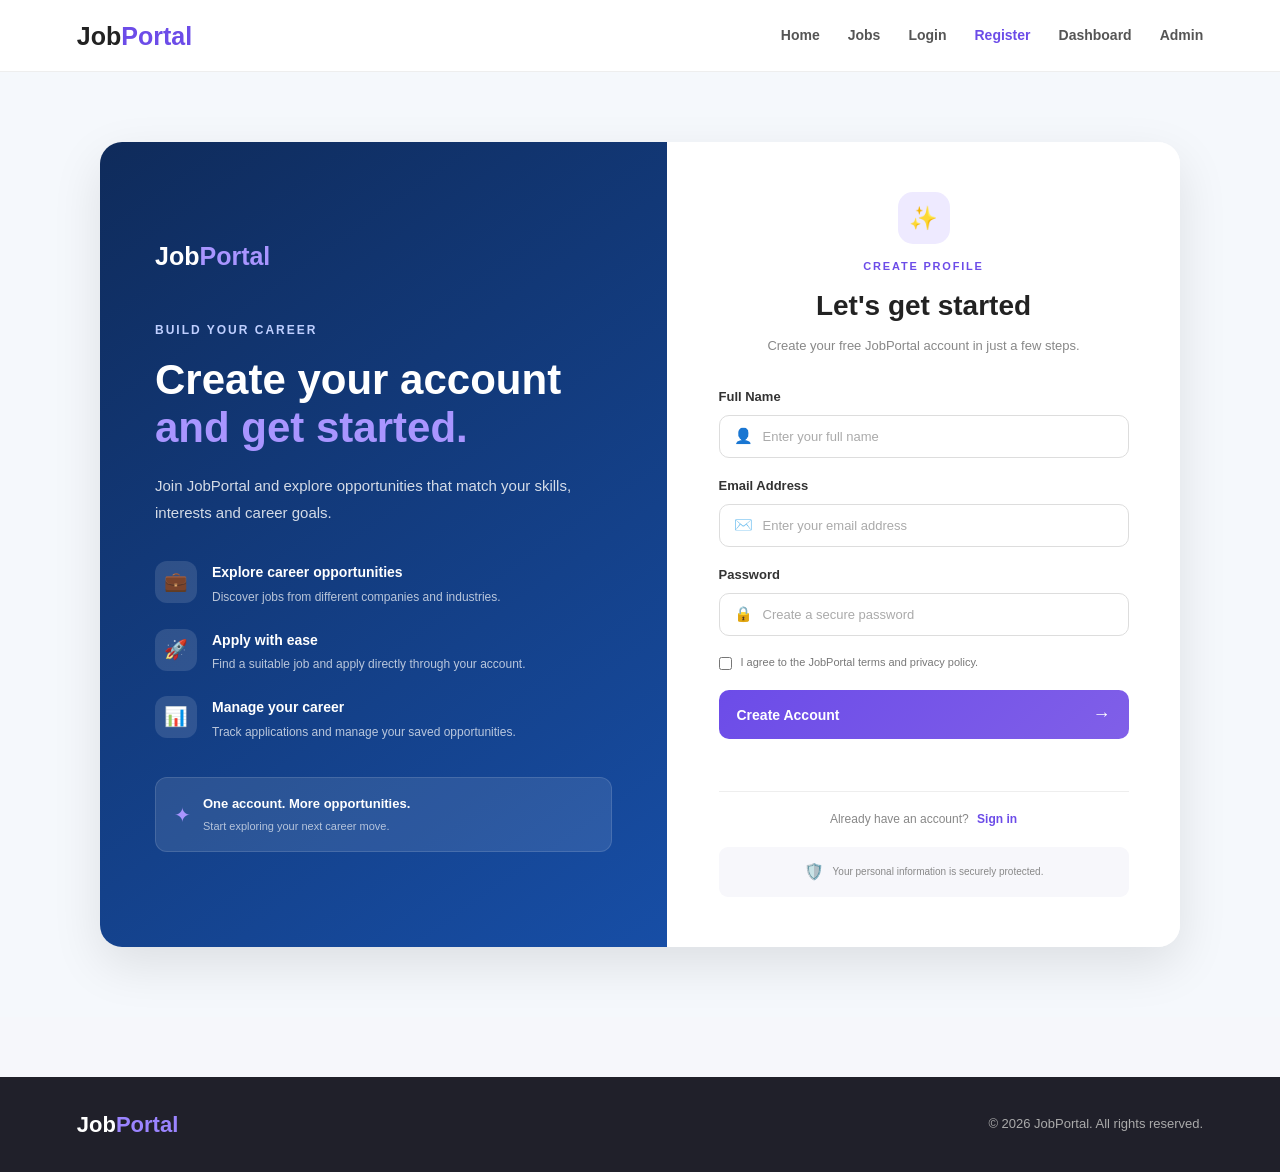
<file: src/main/resources/static/register.html>
<!DOCTYPE html>
<html lang="en">

<head>
    <meta charset="UTF-8">
    <meta name="viewport" content="width=device-width, initial-scale=1.0">

    <title>Create Account | JobPortal</title>

    <link rel="stylesheet" href="style.css">
</head>

<body>

    <!-- ================= NAVBAR ================= -->

    <nav class="navbar">

        <div class="logo">
            Job<span>Portal</span>
        </div>

        <div class="nav-links">

            <a href="index.html">Home</a>

            <a href="jobs.html">Jobs</a>

            <a href="login.html">Login</a>

            <a href="register.html" class="active">Register</a>

            <a href="dashboard.html">Dashboard</a>

            <a href="admin.html">Admin</a>

        </div>

    </nav>


    <!-- ================= REGISTER PAGE ================= -->

    <main class="register-page">

        <div class="register-container">


            <!-- ================= LEFT SIDE ================= -->

            <section class="register-info">

                <div class="register-brand">
                    Job<span>Portal</span>
                </div>

                <span class="register-label">
                    BUILD YOUR CAREER
                </span>

                <h1>
                    Create your account
                    <span>and get started.</span>
                </h1>

                <p>
                    Join JobPortal and explore opportunities
                    that match your skills, interests and
                    career goals.
                </p>


                <!-- FEATURES -->

                <div class="register-features">

                    <div class="register-feature">

                        <div class="feature-icon">
                            💼
                        </div>

                        <div>

                            <strong>
                                Explore career opportunities
                            </strong>

                            <span>
                                Discover jobs from different
                                companies and industries.
                            </span>

                        </div>

                    </div>


                    <div class="register-feature">

                        <div class="feature-icon">
                            🚀
                        </div>

                        <div>

                            <strong>
                                Apply with ease
                            </strong>

                            <span>
                                Find a suitable job and apply
                                directly through your account.
                            </span>

                        </div>

                    </div>


                    <div class="register-feature">

                        <div class="feature-icon">
                            📊
                        </div>

                        <div>

                            <strong>
                                Manage your career
                            </strong>

                            <span>
                                Track applications and manage
                                your saved opportunities.
                            </span>

                        </div>

                    </div>

                </div>


                <!-- CAREER MESSAGE -->

                <div class="register-highlight">

                    <span>
                        ✦
                    </span>

                    <div>

                        <strong>
                            One account. More opportunities.
                        </strong>

                        <p>
                            Start exploring your next career move.
                        </p>

                    </div>

                </div>

            </section>


            <!-- ================= RIGHT SIDE ================= -->

            <section class="register-form-section">

                <div class="register-form-card">


                    <!-- HEADER -->

                    <div class="register-form-header">

                        <div class="form-top-icon">
                            ✨
                        </div>

                        <span class="register-form-label">
                            CREATE PROFILE
                        </span>

                        <h2>
                            Let's get started
                        </h2>

                        <p>
                            Create your free JobPortal account
                            in just a few steps.
                        </p>

                    </div>


                    <!-- FORM -->

                    <form id="registerForm">


                        <!-- NAME -->

                        <div class="form-group">

                            <label for="registerName">
                                Full Name
                            </label>

                            <div class="input-with-icon">

                                <span>
                                    👤
                                </span>

                                <input
                                    type="text"
                                    id="registerName"
                                    placeholder="Enter your full name"
                                    required
                                >

                            </div>

                        </div>


                        <!-- EMAIL -->

                        <div class="form-group">

                            <label for="registerEmail">
                                Email Address
                            </label>

                            <div class="input-with-icon">

                                <span>
                                    ✉️
                                </span>

                                <input
                                    type="email"
                                    id="registerEmail"
                                    placeholder="Enter your email address"
                                    required
                                >

                            </div>

                        </div>


                        <!-- PASSWORD -->

                        <div class="form-group">

                            <label for="registerPassword">
                                Password
                            </label>

                            <div class="input-with-icon">

                                <span>
                                    🔒
                                </span>

                                <input
                                    type="password"
                                    id="registerPassword"
                                    placeholder="Create a secure password"
                                    required
                                >

                            </div>

                        </div>


                        <!-- TERMS -->

                        <div class="register-check">

                            <input
                                type="checkbox"
                                id="registerTerms"
                                required
                            >

                            <label for="registerTerms">
                                I agree to the JobPortal terms
                                and privacy policy.
                            </label>

                        </div>


                        <!-- BUTTON -->

                        <button
                            type="submit"
                            class="register-submit-button"
                        >

                            Create Account

                            <span>
                                →
                            </span>

                        </button>


                        <!-- MESSAGE -->

                        <p
                            id="registerMessage"
                            class="auth-message"
                        ></p>


                    </form>


                    <!-- LOGIN LINK -->

                    <div class="register-login">

                        <span>
                            Already have an account?
                        </span>

                        <a href="login.html">
                            Sign in
                        </a>

                    </div>


                    <!-- SECURITY -->

                    <div class="register-security">

                        <span>
                            🛡️
                        </span>

                        <p>
                            Your personal information is
                            securely protected.
                        </p>

                    </div>

                </div>

            </section>

        </div>

    </main>


    <!-- ================= FOOTER ================= -->

    <footer class="simple-footer">

        <div class="simple-footer-inner">

            <div class="footer-logo">
                Job<span>Portal</span>
            </div>

            <p>
                © 2026 JobPortal. All rights reserved.
            </p>

        </div>

    </footer>


    <script src="script.js"></script>

</body>

</html>
</file>
<file: src/main/resources/static/style.css>
/* ================= GENERAL ================= */

* {
    margin: 0;
    padding: 0;
    box-sizing: border-box;
}

body {
    font-family: Arial, Helvetica, sans-serif;
    background: #f6f7fb;
    color: #222;
    line-height: 1.6;
}

a {
    text-decoration: none;
}

button {
    font-family: inherit;
}


/* ================= NAVBAR ================= */

.navbar {
    width: 100%;
    min-height: 72px;
    padding: 0 6%;
    display: flex;
    align-items: center;
    justify-content: space-between;
    background: #ffffff;
    border-bottom: 1px solid #eeeeee;
    position: sticky;
    top: 0;
    z-index: 1000;
}

.logo {
    font-size: 25px;
    font-weight: 800;
    color: #222;
}

.logo span {
    color: #6c4ce8;
}

.nav-links {
    display: flex;
    align-items: center;
    gap: 28px;
}

.nav-links a {
    color: #555;
    font-size: 14px;
    font-weight: 600;
    transition: 0.3s;
}

.nav-links a:hover {
    color: #6c4ce8;
}

.nav-links a.active {
    color: #6c4ce8;
}


/* ================= COMMON ================= */

.section-label {
    display: inline-block;
    color: #6c4ce8;
    font-size: 12px;
    font-weight: 800;
    letter-spacing: 2px;
    margin-bottom: 12px;
}

.section-heading {
    text-align: center;
    max-width: 750px;
    margin: 0 auto 45px;
}

.section-heading h2 {
    font-size: 34px;
    margin-bottom: 12px;
}

.section-heading p {
    color: #777;
}


/* ================= HOME HERO ================= */

.hero {
    min-height: 650px;
    display: flex;
    align-items: center;
    justify-content: center;
    padding: 80px 20px;
    background: linear-gradient(135deg, #f5f2ff, #ffffff);
    text-align: center;
}

.hero-content {
    max-width: 900px;
}

.hero-badge {
    display: inline-block;
    padding: 8px 16px;
    border-radius: 30px;
    background: #ece7ff;
    color: #6c4ce8;
    font-size: 12px;
    font-weight: 700;
    letter-spacing: 1.5px;
    margin-bottom: 20px;
}

.hero h1 {
    font-size: 58px;
    line-height: 1.1;
    margin-bottom: 22px;
}

.hero h1 span {
    display: block;
    color: #6c4ce8;
}

.hero p {
    max-width: 680px;
    margin: auto;
    color: #666;
    font-size: 17px;
}

.cta-buttons {
    margin-top: 30px;
    display: flex;
    justify-content: center;
    gap: 15px;
}

.cta-primary,
.cta-secondary {
    padding: 14px 28px;
    border-radius: 10px;
    font-weight: 700;
    font-size: 15px;
}

.cta-primary {
    background: #6c4ce8;
    color: white;
}

.cta-secondary {
    background: white;
    color: #6c4ce8;
    border: 1px solid #ddd;
}


/* ================= QUICK STATS ================= */

.quick-stats {
    display: flex;
    justify-content: center;
    gap: 20px;
    margin-top: 55px;
    flex-wrap: wrap;
}

.quick-stat {
    width: 190px;
    padding: 22px;
    background: white;
    border-radius: 15px;
    box-shadow: 0 8px 25px rgba(0,0,0,0.07);
}

.stat-icon {
    font-size: 25px;
    margin-bottom: 8px;
}

.quick-stat strong {
    display: block;
    font-size: 25px;
    color: #6c4ce8;
}

.quick-stat span {
    font-size: 13px;
    color: #777;
}


/* ================= CATEGORIES ================= */

.categories-section {
    padding: 90px 6%;
    background: white;
}

.category-grid {
    max-width: 1200px;
    margin: auto;
    display: grid;
    grid-template-columns: repeat(3, 1fr);
    gap: 25px;
}

.category-card {
    padding: 30px;
    border: 1px solid #eeeeee;
    border-radius: 18px;
    background: white;
    transition: 0.3s;
}

.category-card:hover {
    transform: translateY(-5px);
    box-shadow: 0 12px 30px rgba(0,0,0,0.08);
}

.category-icon {
    font-size: 32px;
    margin-bottom: 15px;
}

.category-card h3 {
    margin-bottom: 10px;
}

.category-card p {
    color: #777;
    font-size: 14px;
    margin-bottom: 18px;
}

.category-card a {
    color: #6c4ce8;
    font-weight: 700;
    font-size: 14px;
}


/* ================= WHY SECTION ================= */

.why-section {
    padding: 90px 6%;
    background: #f6f7fb;
}

.why-content {
    max-width: 1100px;
    margin: auto;
    display: grid;
    grid-template-columns: 1fr 1fr;
    gap: 50px;
    align-items: center;
}

.why-text h2 {
    font-size: 38px;
    margin-bottom: 18px;
}

.why-text p {
    color: #666;
}

.why-card {
    background: white;
    padding: 30px;
    border-radius: 20px;
    box-shadow: 0 10px 30px rgba(0,0,0,0.06);
}

.why-card div {
    padding: 18px 0;
    border-bottom: 1px solid #eeeeee;
}

.why-card div:last-child {
    border-bottom: none;
}

.why-card strong {
    font-size: 16px;
}

.why-card p {
    color: #777;
    font-size: 14px;
    margin-top: 5px;
}


/* ================= HOME CTA ================= */

.home-cta {
    padding: 70px 20px;
    text-align: center;
    background: linear-gradient(135deg, #667eea, #764ba2);
    color: white;
}

.home-cta h2 {
    font-size: 32px;
    margin-bottom: 10px;
}

.home-cta p {
    color: rgba(255,255,255,0.9);
}


/* ================= JOBS HEADER ================= */

.jobs-header {
    padding: 70px 20px;
    text-align: center;
    background: linear-gradient(135deg, #f5f2ff, #ffffff);
}

.jobs-header h1 {
    font-size: 45px;
    margin-bottom: 12px;
}

.jobs-header p {
    color: #666;
}


/* ================= JOB SEARCH ================= */

.jobs-search-section {
    padding: 30px 6%;
    background: white;
}

.search-box {
    max-width: 1100px;
    margin: auto;
    display: flex;
    gap: 12px;
}

.search-box input {
    flex: 1;
    padding: 14px 16px;
    border: 1px solid #ddd;
    border-radius: 9px;
    outline: none;
}

.search-box button {
    padding: 14px 25px;
    border: none;
    border-radius: 9px;
    background: #6c4ce8;
    color: white;
    font-weight: 700;
    cursor: pointer;
}


/* ================= JOBS LAYOUT ================= */

.jobs-main {
    max-width: 1250px;
    margin: 50px auto;
    padding: 0 20px;
    display: grid;
    grid-template-columns: 250px 1fr;
    gap: 35px;
}

.filters {
    background: white;
    padding: 25px;
    border-radius: 15px;
    height: fit-content;
    border: 1px solid #eeeeee;
}

.filters h3 {
    margin-bottom: 20px;
}

.filter-group {
    margin-bottom: 25px;
}

.filter-group h4 {
    margin-bottom: 10px;
}

.filter-group label {
    display: block;
    margin: 9px 0;
    color: #666;
    font-size: 14px;
}

.clear-filters {
    border: none;
    background: none;
    color: #6c4ce8;
    font-weight: 700;
    cursor: pointer;
}


/* ================= JOB RESULTS ================= */

.jobs-results {
    min-width: 0;
}

.jobs-results-header {
    display: flex;
    justify-content: space-between;
    align-items: center;
    margin-bottom: 25px;
}

.jobs-results-header h2 {
    font-size: 25px;
}

.sort-select {
    padding: 10px 14px;
    border: 1px solid #ddd;
    border-radius: 8px;
}


/* ================= JOB CARD ================= */

.job-list {
    display: grid;
    gap: 20px;
}

.job-card {
    background: white;
    padding: 25px;
    border-radius: 17px;
    border: 1px solid #eeeeee;
    transition: 0.3s;
}

.job-card:hover {
    transform: translateY(-3px);
    box-shadow: 0 12px 30px rgba(0,0,0,0.08);
}

.job-type {
    display: inline-block;
    padding: 5px 10px;
    border-radius: 20px;
    background: #eeeaff;
    color: #6c4ce8;
    font-size: 11px;
    font-weight: 700;
}

.job-card h3 {
    font-size: 22px;
    margin-top: 10px;
}

.job-card-top p {
    color: #666;
    font-weight: 600;
}

.job-card-details {
    display: flex;
    gap: 20px;
    flex-wrap: wrap;
    margin: 18px 0;
    color: #666;
    font-size: 14px;
}

.job-skills {
    color: #6c4ce8;
    font-weight: 600;
    font-size: 14px;
}

.job-description {
    color: #777;
    font-size: 14px;
    margin-top: 8px;
}

.job-card-actions {
    display: flex;
    gap: 10px;
    margin-top: 20px;
    flex-wrap: wrap;
}

.apply-job-button,
.save-job-button,
.view-details-button {
    padding: 10px 17px;
    border-radius: 8px;
    font-size: 13px;
    font-weight: 700;
    cursor: pointer;
}

.apply-job-button {
    background: #6c4ce8;
    color: white;
    border: none;
}

.save-job-button {
    background: white;
    color: #6c4ce8;
    border: 1px solid #6c4ce8;
}

.view-details-button {
    background: #f0edff;
    color: #6c4ce8;
    border: 1px solid #ddd5ff;
}


/* ================= JOB DETAILS HEADER ================= */

.job-details-header {
    padding: 75px 20px;
    background: linear-gradient(135deg, #f5f2ff, #ffffff);
    text-align: center;
}

.job-details-header-content {
    max-width: 900px;
    margin: auto;
}

.job-details-header h1 {
    font-size: 48px;
    margin-bottom: 10px;
}

.job-details-header p {
    font-size: 19px;
    color: #666;
    font-weight: 600;
}


/* ================= JOB DETAILS MAIN ================= */

.job-details-main {
    max-width: 1000px;
    margin: 60px auto;
    padding: 0 20px;
}

.job-details-card {
    background: white;
    padding: 45px;
    border-radius: 22px;
    border: 1px solid #eeeeee;
    box-shadow: 0 12px 35px rgba(0,0,0,0.07);
}


/* ================= JOB DETAIL INFO ================= */

.job-detail-info {
    display: grid;
    grid-template-columns: repeat(4, 1fr);
    gap: 18px;
    padding-bottom: 35px;
    border-bottom: 1px solid #eeeeee;
}

.job-detail-item {
    display: flex;
    gap: 12px;
    align-items: center;
    padding: 18px;
    background: #f8f7fc;
    border-radius: 13px;
}

.detail-icon {
    font-size: 24px;
}

.job-detail-item small {
    display: block;
    color: #888;
    font-size: 12px;
    margin-bottom: 3px;
}

.job-detail-item strong {
    display: block;
    color: #333;
    font-size: 14px;
}


/* ================= JOB DETAIL SECTIONS ================= */

.job-detail-section {
    padding: 30px 0;
    border-bottom: 1px solid #eeeeee;
}

.job-detail-section h2 {
    font-size: 23px;
    margin-bottom: 12px;
}

.job-detail-section p {
    color: #666;
    font-size: 15px;
    line-height: 1.8;
}


/* ================= JOB DETAIL ACTIONS ================= */

.job-detail-actions {
    display: flex;
    align-items: center;
    gap: 12px;
    flex-wrap: wrap;
    margin-top: 30px;
}

.back-jobs-button {
    display: inline-block;
    padding: 10px 17px;
    border-radius: 8px;
    background: #f1f1f1;
    color: #555;
    font-size: 13px;
    font-weight: 700;
}

.detail-message {
    margin-top: 20px;
    font-weight: 700;
}


/* ================= DASHBOARD ================= */

.dashboard-header {
    padding: 65px 20px;
    text-align: center;
    background: linear-gradient(135deg, #f5f2ff, #ffffff);
}

.dashboard-header h1 {
    font-size: 42px;
    margin-bottom: 10px;
}

.dashboard-header p {
    color: #666;
}

.dashboard-main {
    max-width: 1050px;
    margin: 50px auto;
    padding: 0 20px;
    display: grid;
    gap: 25px;
}

.dashboard-card {
    background: white;
    padding: 30px;
    border-radius: 18px;
    border: 1px solid #eeeeee;
    box-shadow: 0 8px 25px rgba(0,0,0,0.05);
}

.dashboard-card-header {
    display: flex;
    gap: 15px;
    align-items: center;
    margin-bottom: 25px;
}

.dashboard-icon {
    width: 45px;
    height: 45px;
    display: flex;
    align-items: center;
    justify-content: center;
    background: #eeeaff;
    border-radius: 12px;
    font-size: 20px;
}

.dashboard-card-header h2 {
    font-size: 21px;
}

.dashboard-card-header p {
    color: #888;
    font-size: 13px;
}

.profile-details {
    display: grid;
    grid-template-columns: 1fr 1fr;
    gap: 20px;
}

.profile-item {
    padding: 18px;
    background: #f8f7fc;
    border-radius: 12px;
}

.profile-item span {
    display: block;
    color: #888;
    font-size: 12px;
}

.profile-item strong {
    display: block;
    margin-top: 4px;
}

.dashboard-button {
    margin-top: 20px;
    padding: 11px 20px;
    border: none;
    border-radius: 8px;
    background: #6c4ce8;
    color: white;
    font-weight: 700;
    cursor: pointer;
}

.dashboard-list-item {
    display: flex;
    flex-wrap: wrap;
    gap: 15px;
    padding: 18px;
    margin-bottom: 10px;
    background: #f8f7fc;
    border-radius: 12px;
}

.dashboard-list-item span {
    color: #666;
    font-size: 13px;
}

.dashboard-empty {
    color: #888;
    padding: 15px 0;
}

.quick-action-buttons {
    display: flex;
    gap: 12px;
    flex-wrap: wrap;
}

.dashboard-action {
    padding: 12px 18px;
    border-radius: 9px;
    background: #eeeaff;
    color: #6c4ce8;
    font-weight: 700;
    font-size: 13px;
}


/* ================= ADMIN ================= */

.admin-user-row,
.admin-application-row {
    display: flex;
    gap: 20px;
    flex-wrap: wrap;
    padding: 15px;
    margin-bottom: 10px;
    background: #f8f7fc;
    border-radius: 10px;
}

.admin-user-row span,
.admin-application-row span {
    color: #666;
    font-size: 13px;
}


/* ================= FOOTER ================= */

.simple-footer {
    margin-top: 60px;
    background: #20202a;
    color: white;
    padding: 30px 6%;
}

.simple-footer-inner {
    max-width: 1200px;
    margin: auto;
    display: flex;
    justify-content: space-between;
    align-items: center;
    gap: 20px;
}

.footer-logo {
    font-size: 22px;
    font-weight: 800;
}

.footer-logo span {
    color: #9b84ff;
}

.simple-footer p {
    color: #aaa;
    font-size: 13px;
}


/* ================= RESPONSIVE ================= */

@media (max-width: 900px) {

    .nav-links {
        gap: 15px;
    }

    .hero h1 {
        font-size: 45px;
    }

    .category-grid {
        grid-template-columns: repeat(2, 1fr);
    }

    .why-content {
        grid-template-columns: 1fr;
    }

    .jobs-main {
        grid-template-columns: 1fr;
    }

    .job-detail-info {
        grid-template-columns: repeat(2, 1fr);
    }
}


@media (max-width: 650px) {

    .navbar {
        padding: 15px 20px;
        flex-direction: column;
        gap: 15px;
    }

    .nav-links {
        flex-wrap: wrap;
        justify-content: center;
        gap: 12px;
    }

    .hero {
        padding: 60px 20px;
    }

    .hero h1 {
        font-size: 38px;
    }

    .cta-buttons {
        flex-direction: column;
    }

    .category-grid {
        grid-template-columns: 1fr;
    }

    .search-box {
        flex-direction: column;
    }

    .jobs-results-header {
        flex-direction: column;
        align-items: flex-start;
        gap: 15px;
    }

    .job-detail-info {
        grid-template-columns: 1fr;
    }

    .job-details-card {
        padding: 25px;
    }

    .job-details-header h1 {
        font-size: 36px;
    }

    .profile-details {
        grid-template-columns: 1fr;
    }

    .simple-footer-inner {
        flex-direction: column;
        text-align: center;
    }
}




/* =========================================================
   REGISTER PAGE
   ========================================================= */

.register-page {
    min-height: calc(100vh - 72px);
    padding: 70px 20px;
    background: #f5f8fc;
    display: flex;
    align-items: center;
    justify-content: center;
}

.register-container {
    width: 100%;
    max-width: 1080px;
    min-height: 620px;
    display: grid;
    grid-template-columns: 1.05fr 0.95fr;
    background: #ffffff;
    border-radius: 22px;
    overflow: hidden;
    box-shadow: 0 18px 50px rgba(0, 0, 0, 0.10);
}


/* ================= REGISTER LEFT ================= */

.register-info {
    padding: 55px;
    background: linear-gradient(145deg, #0f2b5b, #174ea6);
    color: white;
    display: flex;
    flex-direction: column;
    justify-content: center;
}

.register-brand {
    font-size: 25px;
    font-weight: 800;
    margin-bottom: 45px;
}

.register-brand span {
    color: #a995ff;
}

.register-label {
    display: inline-block;
    color: #bfcfff;
    font-size: 12px;
    font-weight: 800;
    letter-spacing: 2px;
    margin-bottom: 15px;
}

.register-info h1 {
    font-size: 42px;
    line-height: 1.15;
    margin-bottom: 20px;
}

.register-info h1 span {
    display: block;
    color: #a995ff;
}

.register-info > p {
    max-width: 480px;
    color: rgba(255,255,255,0.82);
    font-size: 15px;
    line-height: 1.8;
}


/* ================= REGISTER FEATURES ================= */

.register-features {
    margin-top: 35px;
    display: flex;
    flex-direction: column;
    gap: 22px;
}

.register-feature {
    display: flex;
    gap: 15px;
    align-items: flex-start;
}

.feature-icon {
    width: 42px;
    height: 42px;
    min-width: 42px;
    border-radius: 12px;
    background: rgba(255,255,255,0.12);
    display: flex;
    align-items: center;
    justify-content: center;
    font-size: 19px;
}

.register-feature strong {
    display: block;
    font-size: 14px;
    margin-bottom: 4px;
}

.register-feature span {
    display: block;
    color: rgba(255,255,255,0.70);
    font-size: 12px;
    line-height: 1.6;
}


/* ================= REGISTER HIGHLIGHT ================= */

.register-highlight {
    margin-top: 35px;
    padding: 16px 18px;
    display: flex;
    gap: 12px;
    align-items: center;
    border-radius: 12px;
    background: rgba(255,255,255,0.10);
    border: 1px solid rgba(255,255,255,0.12);
}

.register-highlight > span {
    font-size: 20px;
    color: #a995ff;
}

.register-highlight strong {
    display: block;
    font-size: 13px;
    margin-bottom: 3px;
}

.register-highlight p {
    color: rgba(255,255,255,0.65);
    font-size: 11px;
}


/* ================= REGISTER RIGHT ================= */

.register-form-section {
    padding: 50px;
    display: flex;
    align-items: center;
    justify-content: center;
    background: #ffffff;
}

.register-form-card {
    width: 100%;
    max-width: 410px;
}

.register-form-header {
    text-align: center;
    margin-bottom: 30px;
}

.form-top-icon {
    width: 52px;
    height: 52px;
    margin: 0 auto 14px;
    display: flex;
    align-items: center;
    justify-content: center;
    background: #eeeaff;
    border-radius: 15px;
    font-size: 23px;
}

.register-form-label {
    display: block;
    color: #6c4ce8;
    font-size: 11px;
    font-weight: 800;
    letter-spacing: 1.8px;
    margin-bottom: 8px;
}

.register-form-header h2 {
    font-size: 28px;
    margin-bottom: 8px;
}

.register-form-header p {
    color: #888;
    font-size: 13px;
    line-height: 1.6;
}


/* ================= FORM ================= */

.form-group {
    margin-bottom: 18px;
}

.form-group label {
    display: block;
    margin-bottom: 7px;
    color: #333;
    font-size: 13px;
    font-weight: 700;
}

.input-with-icon {
    display: flex;
    align-items: center;
    border: 1px solid #dddddd;
    border-radius: 10px;
    background: #ffffff;
    transition: 0.3s;
}

.input-with-icon:focus-within {
    border-color: #6c4ce8;
    box-shadow: 0 0 0 3px rgba(108,76,232,0.10);
}

.input-with-icon > span {
    padding-left: 14px;
    font-size: 15px;
}

.input-with-icon input {
    width: 100%;
    border: none;
    outline: none;
    padding: 13px 14px 13px 10px;
    font-size: 13px;
    background: transparent;
    color: #333;
}

.input-with-icon input::placeholder {
    color: #aaa;
}


/* ================= REGISTER CHECK ================= */

.register-check {
    display: flex;
    gap: 9px;
    align-items: flex-start;
    margin: 12px 0 20px;
}

.register-check input {
    margin-top: 3px;
    accent-color: #6c4ce8;
}

.register-check label {
    color: #777;
    font-size: 11px;
    line-height: 1.5;
    cursor: pointer;
}


/* ================= REGISTER BUTTON ================= */

.register-submit-button {
    width: 100%;
    padding: 14px 18px;
    border: none;
    border-radius: 10px;
    background: linear-gradient(135deg, #6c4ce8, #805fe8);
    color: white;
    font-size: 14px;
    font-weight: 700;
    cursor: pointer;
    display: flex;
    align-items: center;
    justify-content: space-between;
    transition: 0.3s;
}

.register-submit-button:hover {
    transform: translateY(-2px);
    box-shadow: 0 8px 20px rgba(108,76,232,0.25);
}

.register-submit-button span {
    font-size: 18px;
}


/* ================= AUTH MESSAGE ================= */

.auth-message {
    min-height: 20px;
    margin-top: 12px;
    text-align: center;
    font-size: 12px;
    font-weight: 600;
}


/* ================= REGISTER LOGIN ================= */

.register-login {
    margin-top: 20px;
    padding-top: 18px;
    border-top: 1px solid #eeeeee;
    text-align: center;
    font-size: 12px;
    color: #888;
}

.register-login a {
    margin-left: 5px;
    color: #6c4ce8;
    font-weight: 700;
}


/* ================= REGISTER SECURITY ================= */

.register-security {
    margin-top: 18px;
    padding: 12px;
    display: flex;
    gap: 9px;
    align-items: center;
    justify-content: center;
    background: #f7f7fb;
    border-radius: 9px;
}

.register-security > span {
    font-size: 16px;
}

.register-security p {
    color: #888;
    font-size: 10px;
}


/* =========================================================
   ADMIN LOGIN PAGE
   ========================================================= */

.admin-page {
    min-height: calc(100vh - 72px);
    padding: 70px 20px;
    background: #f5f8fc;
    display: flex;
    align-items: center;
    justify-content: center;
}

.admin-container {
    width: 100%;
    max-width: 1080px;
    min-height: 620px;
    display: grid;
    grid-template-columns: 1.05fr 0.95fr;
    background: #ffffff;
    border-radius: 22px;
    overflow: hidden;
    box-shadow: 0 18px 50px rgba(0,0,0,0.10);
}


/* ================= ADMIN LEFT ================= */

.admin-info {
    padding: 55px;
    background: linear-gradient(145deg, #0f2b5b, #174ea6);
    color: white;
    display: flex;
    flex-direction: column;
    justify-content: center;
}

.admin-brand {
    font-size: 25px;
    font-weight: 800;
    margin-bottom: 45px;
}

.admin-brand span {
    color: #a995ff;
}

.admin-label {
    display: inline-block;
    color: #bfcfff;
    font-size: 12px;
    font-weight: 800;
    letter-spacing: 2px;
    margin-bottom: 15px;
}

.admin-info h1 {
    font-size: 42px;
    line-height: 1.15;
    margin-bottom: 20px;
}

.admin-info h1 span {
    display: block;
    color: #a995ff;
}

.admin-info > p {
    max-width: 470px;
    color: rgba(255,255,255,0.82);
    font-size: 15px;
    line-height: 1.8;
}


/* ================= ADMIN FEATURES ================= */

.admin-features {
    margin-top: 35px;
    display: flex;
    flex-direction: column;
    gap: 22px;
}

.admin-feature {
    display: flex;
    gap: 15px;
    align-items: flex-start;
}

.admin-feature-icon {
    width: 42px;
    height: 42px;
    min-width: 42px;
    border-radius: 12px;
    background: rgba(255,255,255,0.12);
    display: flex;
    align-items: center;
    justify-content: center;
    font-size: 19px;
}

.admin-feature strong {
    display: block;
    font-size: 14px;
    margin-bottom: 4px;
}

.admin-feature span {
    display: block;
    color: rgba(255,255,255,0.70);
    font-size: 12px;
    line-height: 1.6;
}


/* ================= ADMIN SECURITY ================= */

.admin-security {
    margin-top: 35px;
    padding: 16px 18px;
    display: flex;
    gap: 12px;
    align-items: center;
    border-radius: 12px;
    background: rgba(255,255,255,0.10);
    border: 1px solid rgba(255,255,255,0.12);
}

.admin-security > span {
    font-size: 21px;
}

.admin-security strong {
    display: block;
    font-size: 13px;
    margin-bottom: 3px;
}

.admin-security p {
    color: rgba(255,255,255,0.65);
    font-size: 11px;
}


/* ================= ADMIN RIGHT ================= */

.admin-form-section {
    padding: 50px;
    display: flex;
    align-items: center;
    justify-content: center;
    background: #ffffff;
}

.admin-form-card {
    width: 100%;
    max-width: 410px;
}

.admin-form-header {
    text-align: center;
    margin-bottom: 32px;
}

.admin-login-icon {
    width: 55px;
    height: 55px;
    margin: 0 auto 14px;
    display: flex;
    align-items: center;
    justify-content: center;
    background: #eeeaff;
    border-radius: 15px;
    font-size: 24px;
}

.admin-small-label {
    display: block;
    color: #6c4ce8;
    font-size: 11px;
    font-weight: 800;
    letter-spacing: 1.8px;
    margin-bottom: 8px;
}

.admin-form-header h2 {
    font-size: 27px;
    margin-bottom: 8px;
}

.admin-form-header p {
    color: #888;
    font-size: 13px;
    line-height: 1.6;
}


/* ================= ADMIN LOGIN BUTTON ================= */

.admin-login-button {
    width: 100%;
    padding: 14px 18px;
    border: none;
    border-radius: 10px;
    background: linear-gradient(135deg, #6c4ce8, #805fe8);
    color: white;
    font-size: 14px;
    font-weight: 700;
    cursor: pointer;
    display: flex;
    align-items: center;
    justify-content: space-between;
    transition: 0.3s;
}

.admin-login-button:hover {
    transform: translateY(-2px);
    box-shadow: 0 8px 20px rgba(108,76,232,0.25);
}

.admin-login-button span {
    font-size: 18px;
}


/* ================= ADMIN FOOTER NOTICE ================= */

.admin-login-footer {
    margin-top: 25px;
    padding: 14px;
    display: flex;
    gap: 10px;
    align-items: center;
    justify-content: center;
    background: #f7f7fb;
    border-radius: 10px;
}

.admin-login-footer > span {
    font-size: 17px;
}

.admin-login-footer p {
    color: #888;
    font-size: 10px;
}


/* =========================================================
   REGISTER + ADMIN RESPONSIVE
   ========================================================= */

@media (max-width: 900px) {

    .register-container,
    .admin-container {
        grid-template-columns: 1fr;
    }

    .register-info,
    .admin-info {
        padding: 45px;
    }

    .register-form-section,
    .admin-form-section {
        padding: 45px;
    }

    .register-info h1,
    .admin-info h1 {
        font-size: 36px;
    }
}


@media (max-width: 650px) {

    .register-page,
    .admin-page {
        padding: 30px 15px;
    }

    .register-container,
    .admin-container {
        border-radius: 16px;
    }

    .register-info,
    .admin-info {
        padding: 35px 25px;
    }

    .register-brand,
    .admin-brand {
        margin-bottom: 30px;
    }

    .register-info h1,
    .admin-info h1 {
        font-size: 31px;
    }

    .register-form-section,
    .admin-form-section {
        padding: 30px 22px;
    }

    .register-form-header h2,
    .admin-form-header h2 {
        font-size: 24px;
    }
}







/* ================= ADMIN ADD JOB ================= */

.admin-job-form {
    margin-top: 25px;
}

.admin-form-grid {
    display: grid;
    grid-template-columns: 1fr 1fr;
    gap: 20px;
}

.admin-job-form input,
.admin-job-form select,
.admin-job-form textarea {
    width: 100%;
    padding: 13px 14px;
    border: 1px solid #dddddd;
    border-radius: 9px;
    outline: none;
    font-size: 13px;
    font-family: inherit;
    background: white;
}

.admin-job-form textarea {
    resize: vertical;
}

.admin-job-form input:focus,
.admin-job-form select:focus,
.admin-job-form textarea:focus {
    border-color: #6c4ce8;
    box-shadow: 0 0 0 3px rgba(108,76,232,0.10);
}

.admin-add-job-button {
    margin-top: 10px;
    padding: 13px 22px;
    border: none;
    border-radius: 9px;
    background: #6c4ce8;
    color: white;
    font-weight: 700;
    cursor: pointer;
}

.admin-add-job-button:hover {
    transform: translateY(-2px);
    box-shadow: 0 8px 20px rgba(108,76,232,0.20);
}


@media (max-width: 650px) {

    .admin-form-grid {
        grid-template-columns: 1fr;
    }

}





/* =====================================
   ADMIN MANAGE JOBS
   ===================================== */

#manageJobsSection {
    margin-top: 25px;
}


.admin-job-item {

    display: flex;

    justify-content: space-between;

    align-items: center;

    gap: 25px;

    padding: 22px;

    margin-bottom: 15px;

    border: 1px solid #e5e5e5;

    border-radius: 12px;

    background: #ffffff;

    transition: 0.2s ease;

}


.admin-job-item:hover {

    box-shadow:
        0 8px 25px rgba(0,0,0,0.07);

    transform: translateY(-2px);

}


.admin-job-details {

    flex: 1;

}


.admin-job-details h4 {

    margin: 0 0 10px;

    font-size: 18px;

}


.admin-job-details p {

    margin: 5px 0;

    font-size: 13px;

    color: #555;

}


.admin-job-details strong {

    color: #222;

}


.admin-job-actions {

    display: flex;

    gap: 10px;

    flex-shrink: 0;

}


.edit-job-button,
.delete-job-button {

    border: none;

    padding: 10px 15px;

    border-radius: 8px;

    cursor: pointer;

    font-weight: 600;

    font-size: 13px;

}


.edit-job-button {

    background: #eee9ff;

    color: #6c4ce8;

}


.edit-job-button:hover {

    background: #6c4ce8;

    color: white;

}


.delete-job-button {

    background: #ffe8e8;

    color: #d93636;

}


.delete-job-button:hover {

    background: #d93636;

    color: white;

}


@media (max-width: 700px) {

    .admin-job-item {

        flex-direction: column;

        align-items: flex-start;

    }


    .admin-job-actions {

        width: 100%;

    }


    .edit-job-button,
    .delete-job-button {

        flex: 1;

    }

}

/* =====================================
   ADMIN APPLICATION MANAGEMENT
   ===================================== */

.admin-application-item {

    display: flex;

    justify-content: space-between;

    align-items: center;

    gap: 20px;

    padding: 20px;

    margin-bottom: 15px;

    border: 1px solid #e5e5e5;

    border-radius: 12px;

    background: #ffffff;

}


.admin-application-info {

    flex: 1;

}


.admin-application-info p {

    margin: 6px 0;

    font-size: 13px;

    color: #555;

}


.admin-application-info strong {

    color: #222;

}


.application-status-actions {

    display: flex;

    align-items: center;

    gap: 10px;

}


.application-status-actions select {

    padding: 10px 12px;

    border: 1px solid #ddd;

    border-radius: 8px;

    background: white;

    cursor: pointer;

}


.application-status-actions button {

    padding: 10px 15px;

    border: none;

    border-radius: 8px;

    background: #6c4ce8;

    color: white;

    font-weight: 600;

    cursor: pointer;

}


.application-status-actions button:hover {

    transform: translateY(-1px);

    box-shadow:
        0 5px 15px rgba(108,76,232,0.20);

}


@media (max-width: 700px) {

    .admin-application-item {

        flex-direction: column;

        align-items: flex-start;

    }

    .application-status-actions {

        width: 100%;

    }

    .application-status-actions select,
    .application-status-actions button {

        flex: 1;

    }

}
</file>
